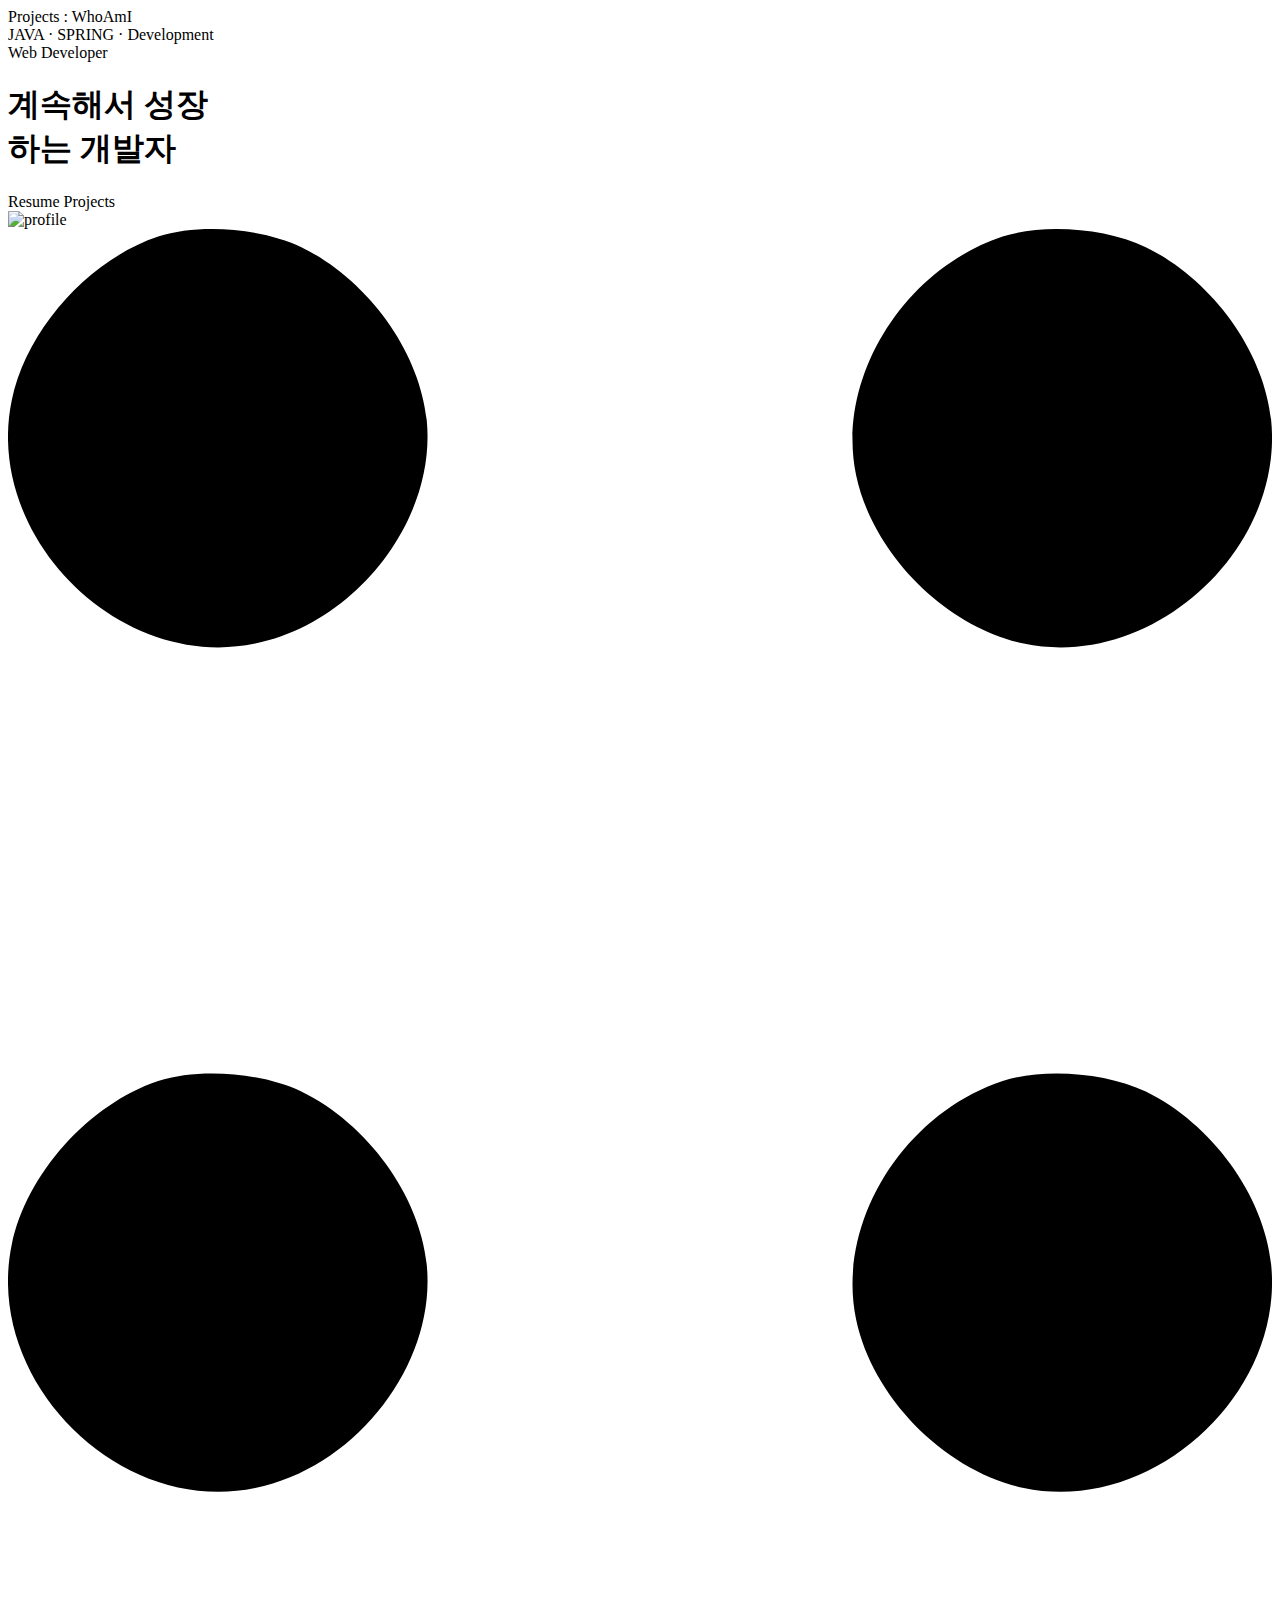
<file: src/main/resources/templates/index.html>
<!DOCTYPE html>
<html lang="ko"
      xmlns:th="http://www.thymeleaf.org"
      xmlns:layout="http://www.ultraq.net.nz/thymeleaf/layout"
      layout:decorate="~{fragments/base}">
<th:block layout:fragment="title">Projects : WhoAmI</th:block>
<head>
    <meta charset="UTF-8">
    <!--    <link rel="stylesheet" th:href="@{/css/}">-->
</head>
<div layout:fragment="content">
    <!-- Header -->
    <header class="py-5">
        <div class="container px-5 pb-5">
            <div class="row gx-5 align-items-center">
                <div class="col-xxl-5">
                    <!-- Header text content -->
                    <div class="text-center text-xxl-start">
                        <div class="badge bg-gradient-primary-to-secondary text-white mb-4">
                            <div class="text-uppercase">JAVA &middot; SPRING &middot; Development</div>
                        </div>

                        <div class="fs-3 fw-light text-muted">Web Developer</div>

                        <h1 class="display-3 fw-bolder mb-5">
                            <span class="text-gradient d-inline">계속해서 성장<br>하는 개발자</span>
                        </h1>

                        <div class="d-grid gap-3 d-sm-flex justify-content-sm-center justify-content-xxl-start mb-3">
                            <a class="btn btn-primary btn-lg px-5 py-3 me-sm-3 fs-6 fw-bolder" th:href="@{/resume}">
                                Resume
                            </a>
                            <a class="btn btn-outline-dark btn-lg px-5 py-3 fs-6 fw-bolder" th:href="@{/projects}">
                                Projects
                            </a>
                        </div>
                    </div>
                </div>

                <div class="col-xxl-7">
                    <!-- Header profile picture -->
                    <div class="d-flex justify-content-center mt-5 mt-xxl-0 index-center">
                        <div class="profile bg-gradient-primary-to-secondary">

                            <!-- 이미지: static/assets/profile.png -->
                            <img class="profile-img" th:src="@{/assets/profile.jpg}" alt="profile" />

                            <div class="dots-1">
                                <!-- SVG Dots -->
                                <svg version="1.1" xmlns="http://www.w3.org/2000/svg" xmlns:xlink="http://www.w3.org/1999/xlink"
                                     x="0px" y="0px" viewBox="0 0 191.6 1215.4"
                                     style="enable-background: new 0 0 191.6 1215.4" xml:space="preserve">
                                    <g transform="translate(0.000000,1280.000000) scale(0.100000,-0.100000)">
                                        <path d="M227.7,12788.6c-105-35-200-141-222-248c-43-206,163-412,369-369c155,32,275,190,260,339c-11,105-90,213-190,262 C383.7,12801.6,289.7,12808.6,227.7,12788.6z"></path>
                                        <path d="M1507.7,12788.6c-151-50-253-216-222-362c25-119,136-230,254-255c194-41,395,142,375,339c-11,105-90,213-190,262 C1663.7,12801.6,1569.7,12808.6,1507.7,12788.6z"></path>
                                        <path d="M227.7,11508.6c-105-35-200-141-222-248c-43-206,163-412,369-369c155,32,275,190,260,339c-11,105-90,213-190,262 C383.7,11521.6,289.7,11528.6,227.7,11508.6z"></path>
                                        <path d="M1507.7,11508.6c-151-50-253-216-222-362c25-119,136-230,254-255c194-41,395,142,375,339c-11,105-90,213-190,262 C1663.7,11521.6,1569.7,11528.6,1507.7,11508.6z"></path>
                                        <!-- (중략: SVG path들은 원본 그대로 유지) -->
                                    </g>
                                </svg>
                                <!-- END of SVG dots -->
                            </div>

                            <div class="dots-2">
                                <!-- SVG Dots (원본 그대로) -->
                                <svg version="1.1" xmlns="http://www.w3.org/2000/svg" xmlns:xlink="http://www.w3.org/1999/xlink"
                                     x="0px" y="0px" viewBox="0 0 191.6 1215.4"
                                     style="enable-background: new 0 0 191.6 1215.4" xml:space="preserve">
                                    <g transform="translate(0.000000,1280.000000) scale(0.100000,-0.100000)">
                                        <!-- 원본 path 그대로 -->
                                    </g>
                                </svg>
                            </div>

                            <div class="dots-3">
                                <svg version="1.1" xmlns="http://www.w3.org/2000/svg" xmlns:xlink="http://www.w3.org/1999/xlink"
                                     x="0px" y="0px" viewBox="0 0 191.6 1215.4"
                                     style="enable-background: new 0 0 191.6 1215.4" xml:space="preserve">
                                    <g transform="translate(0.000000,1280.000000) scale(0.100000,-0.100000)">
                                        <!-- 원본 path 그대로 -->
                                    </g>
                                </svg>
                            </div>

                            <div class="dots-4">
                                <svg version="1.1" xmlns="http://www.w3.org/2000/svg" xmlns:xlink="http://www.w3.org/1999/xlink"
                                     x="0px" y="0px" viewBox="0 0 191.6 1215.4"
                                     style="enable-background: new 0 0 191.6 1215.4" xml:space="preserve">
                                    <g transform="translate(0.000000,1280.000000) scale(0.100000,-0.100000)">
                                        <!-- 원본 path 그대로 -->
                                    </g>
                                </svg>
                            </div>

                        </div>
                    </div>
                </div>

            </div>
        </div>
    </header>

    <!-- About Section -->
    <section class="bg-light py-5">
        <div class="container px-5">
            <div class="row gx-5 justify-content-center">
                <div class="col-xxl-8">
                    <div class="text-center my-5">
                        <h2 class="display-5 fw-bolder">
                            <span class="text-gradient d-inline">About Me</span>
                        </h2>

                        <p class="lead fw-light mb-4">
                            안녕하세요. 계속해서 성장하는 개발자 윤지은 입니다.
                        </p>

                        <p class="text-muted">
                            이 페이지는 Spring Boot + BootStrap 으로 직접 만든 페이지 입니다.
                        </p>

                        <div class="d-flex justify-content-center fs-2 gap-4">
                            <a class="text-gradient" th:href="@{#!}"><i class="bi bi-github"></i></a>
                        </div>

                    </div>
                </div>
            </div>
        </div>
    </section>

</div>
</html>
</file>
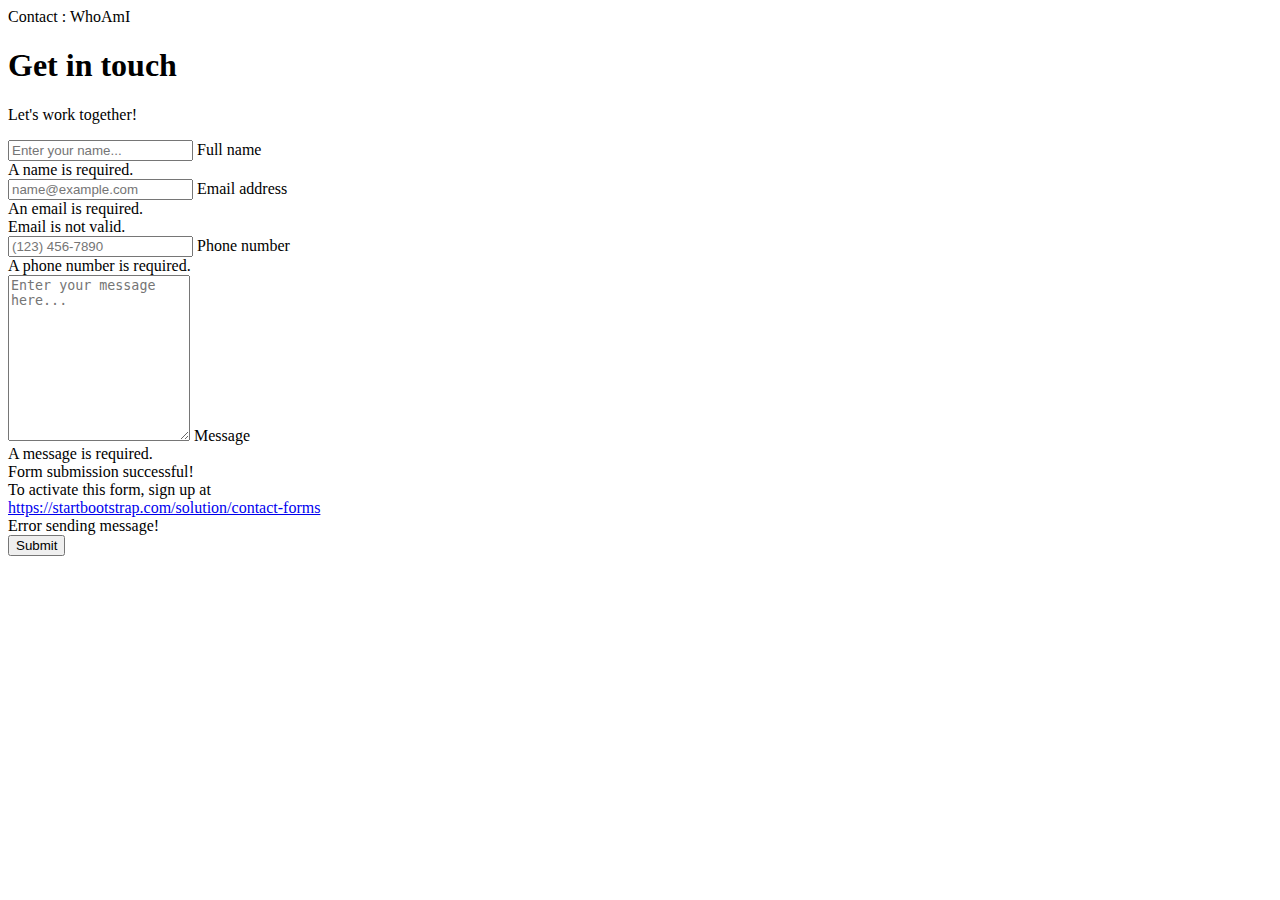
<file: src/main/resources/templates/pages/contact.html>
<!DOCTYPE html>
<html lang="ko"
      xmlns:th="http://www.thymeleaf.org"
      xmlns:layout="http://www.ultraq.net.nz/thymeleaf/layout"
      layout:decorate="~{fragments/base}">
<th:block layout:fragment="title">Contact : WhoAmI</th:block>
<head>
    <meta charset="UTF-8">
    <!--    <link rel="stylesheet" th:href="@{/css/}">-->
</head>
<div layout:fragment="content">
            <!-- Page content-->
            <section class="py-5">
                <div class="container px-5">
                    <!-- Contact form-->
                    <div class="bg-light rounded-4 py-5 px-4 px-md-5">
                        <div class="text-center mb-5">
                            <div class="feature bg-primary bg-gradient-primary-to-secondary text-white rounded-3 mb-3"><i class="bi bi-envelope"></i></div>
                            <h1 class="fw-bolder">Get in touch</h1>
                            <p class="lead fw-normal text-muted mb-0">Let's work together!</p>
                        </div>
                        <div class="row gx-5 justify-content-center">
                            <div class="col-lg-8 col-xl-6">
                                <!-- * * * * * * * * * * * * * * *-->
                                <!-- * * SB Forms Contact Form * *-->
                                <!-- * * * * * * * * * * * * * * *-->
                                <!-- This form is pre-integrated with SB Forms.-->
                                <!-- To make this form functional, sign up at-->
                                <!-- https://startbootstrap.com/solution/contact-forms-->
                                <!-- to get an API token!-->
                                <form id="contactForm" data-sb-form-api-token="API_TOKEN">
                                    <!-- Name input-->
                                    <div class="form-floating mb-3">
                                        <input class="form-control" id="name" type="text" placeholder="Enter your name..." data-sb-validations="required" />
                                        <label for="name">Full name</label>
                                        <div class="invalid-feedback" data-sb-feedback="name:required">A name is required.</div>
                                    </div>
                                    <!-- Email address input-->
                                    <div class="form-floating mb-3">
                                        <input class="form-control" id="email" type="email" placeholder="name@example.com" data-sb-validations="required,email" />
                                        <label for="email">Email address</label>
                                        <div class="invalid-feedback" data-sb-feedback="email:required">An email is required.</div>
                                        <div class="invalid-feedback" data-sb-feedback="email:email">Email is not valid.</div>
                                    </div>
                                    <!-- Phone number input-->
                                    <div class="form-floating mb-3">
                                        <input class="form-control" id="phone" type="tel" placeholder="(123) 456-7890" data-sb-validations="required" />
                                        <label for="phone">Phone number</label>
                                        <div class="invalid-feedback" data-sb-feedback="phone:required">A phone number is required.</div>
                                    </div>
                                    <!-- Message input-->
                                    <div class="form-floating mb-3">
                                        <textarea class="form-control" id="message" type="text" placeholder="Enter your message here..." style="height: 10rem" data-sb-validations="required"></textarea>
                                        <label for="message">Message</label>
                                        <div class="invalid-feedback" data-sb-feedback="message:required">A message is required.</div>
                                    </div>
                                    <!-- Submit success message-->
                                    <!---->
                                    <!-- This is what your users will see when the form-->
                                    <!-- has successfully submitted-->
                                    <div class="d-none" id="submitSuccessMessage">
                                        <div class="text-center mb-3">
                                            <div class="fw-bolder">Form submission successful!</div>
                                            To activate this form, sign up at
                                            <br />
                                            <a href="https://startbootstrap.com/solution/contact-forms">https://startbootstrap.com/solution/contact-forms</a>
                                        </div>
                                    </div>
                                    <!-- Submit error message-->
                                    <!---->
                                    <!-- This is what your users will see when there is-->
                                    <!-- an error submitting the form-->
                                    <div class="d-none" id="submitErrorMessage"><div class="text-center text-danger mb-3">Error sending message!</div></div>
                                    <!-- Submit Button-->
                                    <div class="d-grid"><button class="btn btn-primary btn-lg disabled" id="submitButton" type="submit">Submit</button></div>
                                </form>
                            </div>
                        </div>
                    </div>
                </div>
            </section>

</div>
</html>
</file>
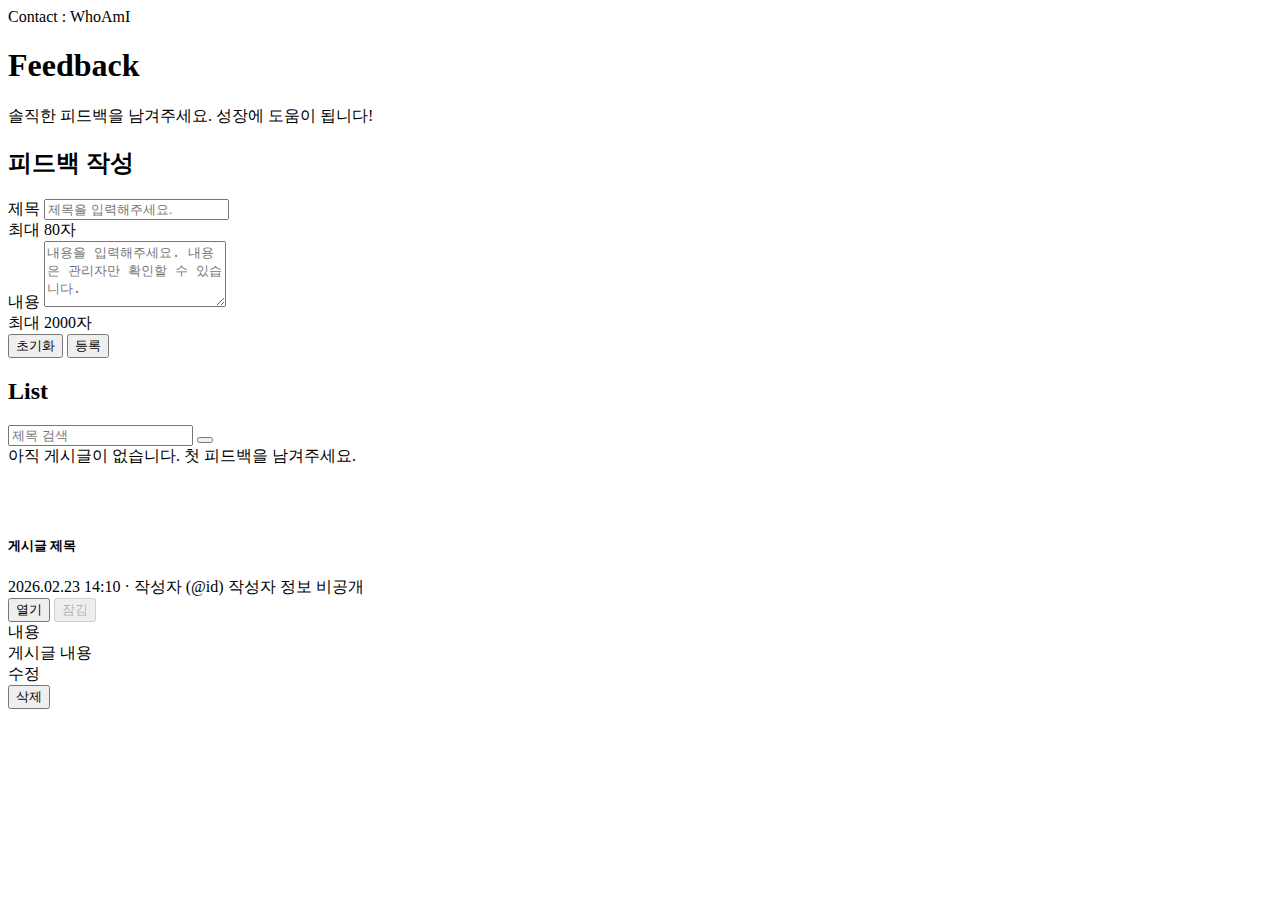
<file: src/main/resources/templates/pages/feedback.html>
<!DOCTYPE html>
<html lang="ko"
      xmlns:th="http://www.thymeleaf.org"
      xmlns:layout="http://www.ultraq.net.nz/thymeleaf/layout"
      layout:decorate="~{fragments/base}">
<th:block layout:fragment="title">Contact : WhoAmI</th:block>
<head>
  <meta charset="UTF-8">
  <!--    <link rel="stylesheet" th:href="@{/css/}">-->
</head>
<div layout:fragment="content">
  <!-- Page content-->
    <div class="container px-5 my-5">

        <!-- Page Title -->
        <div class="text-center mb-5">
            <h1 class="display-5 fw-bolder mb-0">
                <span class="text-gradient d-inline">Feedback</span>
            </h1>
            <div class="text-muted mt-2">솔직한 피드백을 남겨주세요. 성장에 도움이 됩니다!</div>
        </div>

        <div class="row gx-5 justify-content-center">
            <div class="col-lg-11 col-xl-9 col-xxl-8">

                <!-- Write Box -->
                <section class="mb-5">
                    <div class="card shadow border-0 rounded-4">
                        <div class="card-body p-4 p-md-5">
                            <div class="d-flex align-items-center justify-content-between mb-3">
                                <h2 class="text-primary fw-bolder mb-0">피드백 작성</h2>
                            </div>
                            <!-- 비동기 fetch 방식으로 할까? -->
                            <form th:action="@{/feedback}" method="post">
                                <!-- Title -->
                                <div class="mb-3">
                                    <label class="form-label fw-semibold" for="title">제목</label>
                                    <input class="form-control form-control-lg rounded-4"
                                           id="title"
                                           name="title"
                                           maxlength="80"
                                           placeholder="제목을 입력해주세요."
                                           required>
                                    <div class="form-text">최대 80자</div>
                                </div>

                                <!-- Content -->
                                <div class="mb-3">
                                    <label class="form-label fw-semibold" for="content">내용</label>
                                    <textarea class="form-control rounded-4"
                                              id="content"
                                              name="content"
                                              rows="4"
                                              maxlength="2000"
                                              placeholder="내용을 입력해주세요. 내용은 관리자만 확인할 수 있습니다."
                                              required></textarea>
                                    <div class="form-text">최대 2000자</div>
                                </div>

                                <div class="d-flex gap-2 justify-content-end">
                                    <button class="btn btn-outline-secondary rounded-4 px-4" type="reset">초기화</button>
                                    <button class="btn btn-primary rounded-4 px-4" type="submit">
                                        <i class="bi bi-send me-2"></i>등록
                                    </button>
                                </div>
                            </form>
                        </div>
                    </div>
                </section>

                <!-- Feed List -->
                <section>
                    <div class="d-flex align-items-center justify-content-between mb-3">
                        <h2 class="text-secondary fw-bolder mb-0">List</h2>

                        <!-- 검색/필터 (선택) -->
                        <form class="d-flex gap-2" th:action="@{/board}" method="get">
                            <input class="form-control rounded-4" type="search" name="q" placeholder="제목 검색" th:value="${param.q}">
                            <button class="btn btn-outline-primary rounded-4" type="submit">
                                <i class="bi bi-search"></i>
                            </button>
                        </form>
                    </div>

                    <!-- 목록이 비어있을 때 -->
                    <div class="card shadow border-0 rounded-4 mb-4" th:if="${#lists.isEmpty(posts)}">
                        <div class="card-body p-5 text-center">
                            <div class="text-muted">아직 게시글이 없습니다. 첫 피드백을 남겨주세요.</div>
                        </div>
                    </div>

                    <!-- Post Item 반복 -->
                    <div class="card shadow border-0 rounded-4 mb-4"
                         th:each="post, stat : ${posts}">
                        <div class="card-body p-4 p-md-5">

                            <!-- header (avatar + title + meta) -->
                            <div class="d-flex gap-3">

                                <!-- Avatar -->
                                <div class="flex-shrink-0">
                                    <div class="rounded-circle bg-light border d-flex align-items-center justify-content-center"
                                         style="width:48px;height:48px;">
                                        <i class="bi bi-chat-left-text text-muted"></i>
                                    </div>
                                </div>

                                <div class="flex-grow-1">

                                    <!-- Title row -->
                                    <div class="d-flex align-items-start justify-content-between gap-3">
                                        <div>
                                            <!-- 제목: 항상 보임 -->
                                            <h5 class="fw-bolder mb-1"
                                                th:text="${post.title}">
                                                게시글 제목
                                            </h5>

                                            <!-- 메타: 작성일은 기본 노출, 작성자는 관리자만 -->
                                            <div class="small text-muted">
                                                <i class="bi bi-clock me-1"></i>
                                                <span th:text="${#temporals.format(post.createdAt, 'yyyy.MM.dd HH:mm')}">
                        2026.02.23 14:10
                      </span>

                                                <span class="mx-2">·</span>

                                                <span th:if="${isAdmin}">
                        <i class="bi bi-person-circle me-1"></i>
                        <span th:text="${post.authorName}">작성자</span>
                        <span class="text-muted" th:text="'(' + ${post.authorId} + ')'">(@id)</span>
                      </span>

                                                <span th:unless="${isAdmin}">
                        <i class="bi bi-shield-lock me-1"></i>
                        <span>작성자 정보 비공개</span>
                      </span>
                                            </div>
                                        </div>

                                        <!-- 펼치기 버튼: 관리자만 활성 -->
                                        <div class="text-end">
                                            <!-- 관리자 -->
                                            <button class="btn btn-outline-primary rounded-4 px-3"
                                                    type="button"
                                                    th:if="${isAdmin}"
                                                    data-bs-toggle="collapse"
                                                    th:attr="data-bs-target='#postBody__' + ${post.id},
                                     aria-controls='postBody__' + ${post.id}">
                                                <i class="bi bi-chevron-down me-1"></i>열기
                                            </button>

                                            <!-- 일반: 제목만 보이고 열기는 불가 -->
                                            <button class="btn btn-outline-secondary rounded-4 px-3"
                                                    type="button"
                                                    th:unless="${isAdmin}"
                                                    disabled
                                                    title="관리자만 내용을 열람할 수 있습니다">
                                                <i class="bi bi-lock me-1"></i>잠김
                                            </button>
                                        </div>
                                    </div>

                                    <!-- body (collapse) : 관리자만 열어볼 수 있도록 collapse 자체를 isAdmin일 때만 렌더링해도 됨 -->
                                    <div class="collapse mt-3"
                                         th:if="${isAdmin}"
                                         th:id="'postBody__' + ${post.id}">
                                        <div class="bg-light rounded-4 p-4 border">
                                            <div class="mb-2 fw-semibold text-primary">
                                                <i class="bi bi-file-text me-1"></i>내용
                                            </div>

                                            <!-- 줄바꿈 유지 출력 -->
                                            <div class="text-body"
                                                 th:utext="${#strings.replace(#strings.escapeXml(post.content), '\n', '<br/>')}">
                                                게시글 내용
                                            </div>

                                            <!-- actions (선택) -->
                                            <div class="d-flex justify-content-end gap-2 mt-4">
                                                <a class="btn btn-outline-secondary rounded-4 px-3"
                                                   th:href="@{/board/{id}/edit(id=${post.id})}">
                                                    <i class="bi bi-pencil me-1"></i>수정
                                                </a>
                                                <form th:action="@{/board/{id}/delete(id=${post.id})}" method="post">
                                                    <button class="btn btn-outline-danger rounded-4 px-3" type="submit">
                                                        <i class="bi bi-trash me-1"></i>삭제
                                                    </button>
                                                </form>
                                            </div>
                                        </div>
                                    </div>

                                </div>
                            </div>

                        </div>
                    </div>

                </section>

                <div class="pb-4"></div>
            </div>
        </div>
    </div>


</div>
</html>
</file>
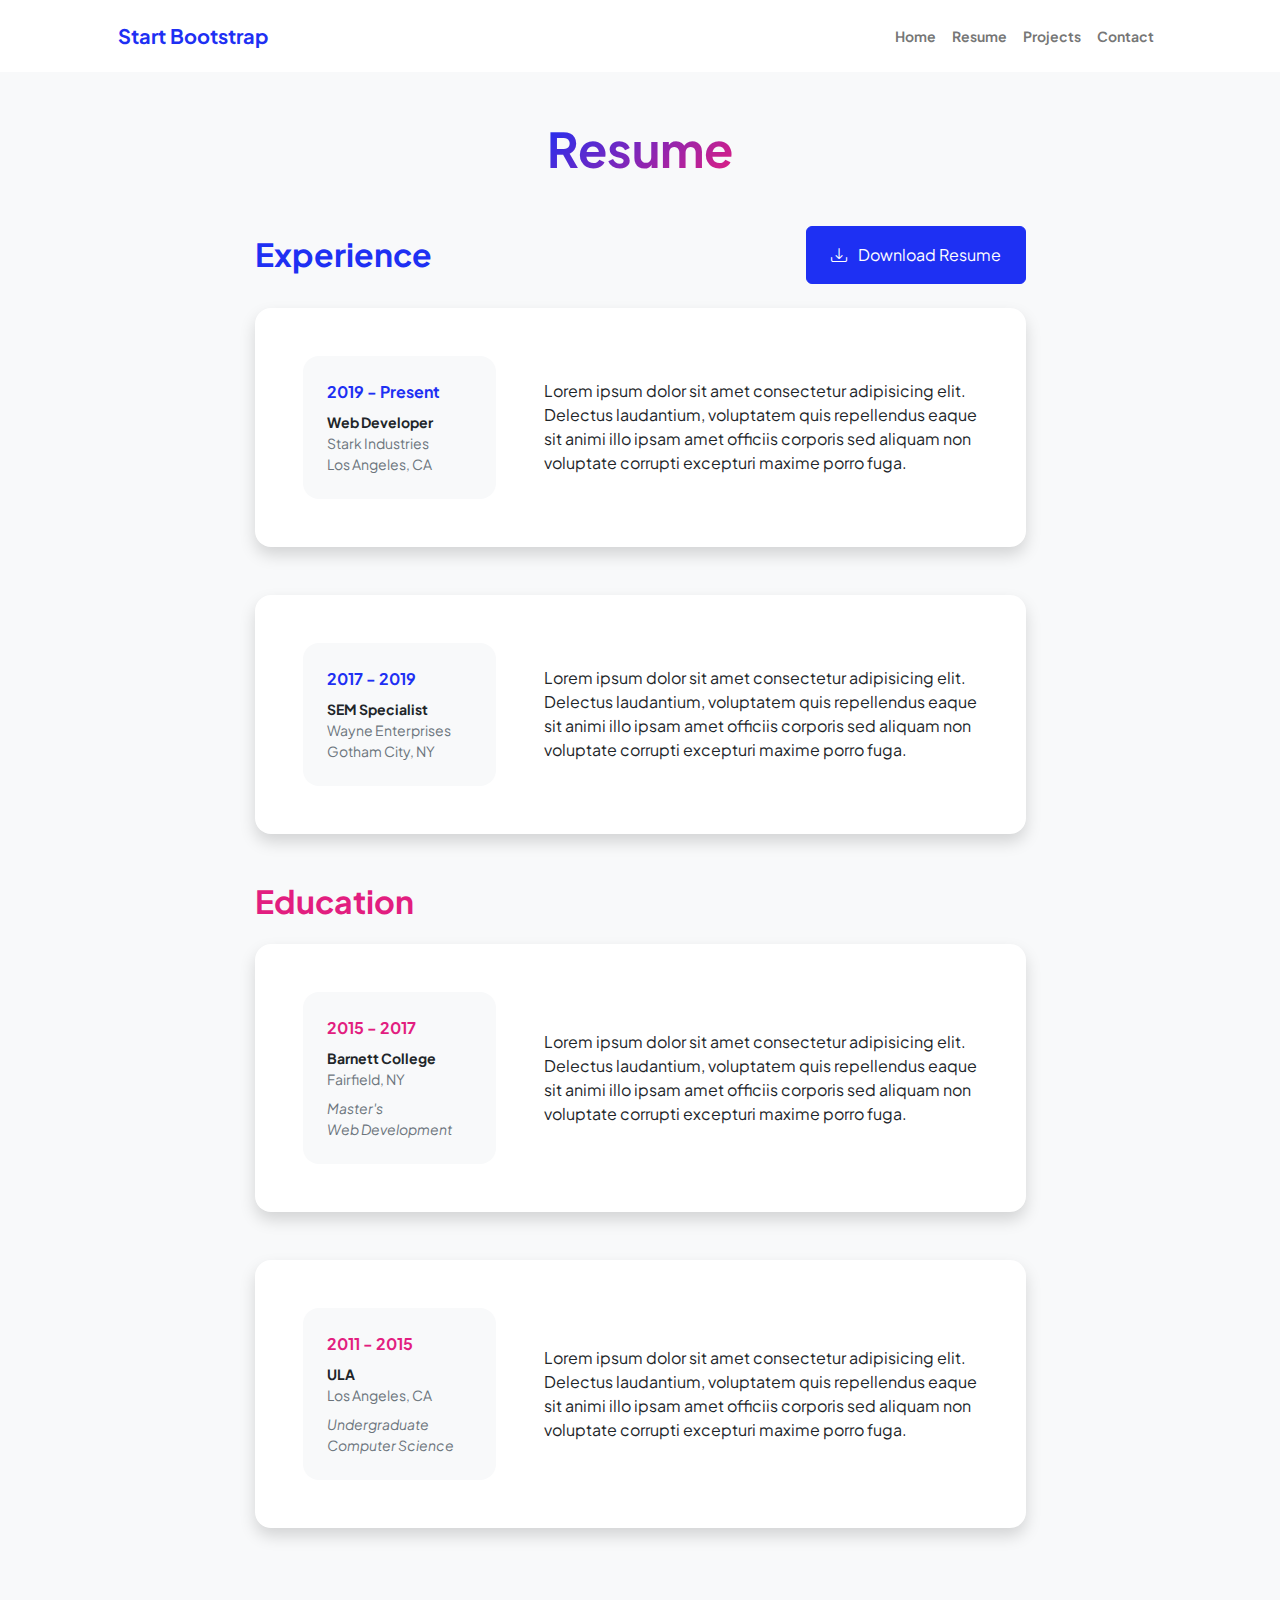
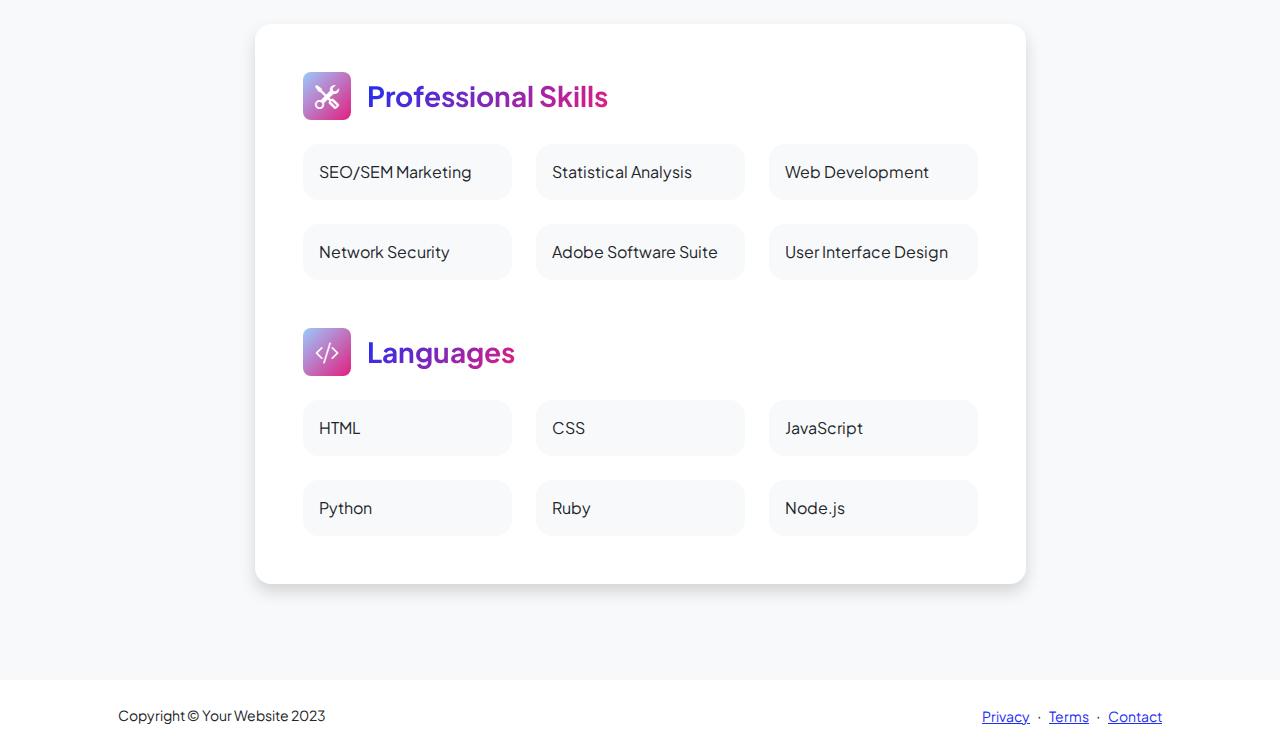
<file: src/main/resources/templates/pages/resume.html>
<!DOCTYPE html>
<html lang="en">
    <head>
        <meta charset="utf-8" />
        <meta name="viewport" content="width=device-width, initial-scale=1, shrink-to-fit=no" />
        <meta name="description" content="" />
        <meta name="author" content="" />
        <title>Personal - Start Bootstrap Template</title>
        <!-- Favicon-->
        <link rel="icon" type="image/x-icon" href="../../static/assets/favicon.ico" />
        <!-- Custom Google font-->
        <link rel="preconnect" href="https://fonts.googleapis.com" />
        <link rel="preconnect" href="https://fonts.gstatic.com" crossorigin />
        <link href="https://fonts.googleapis.com/css2?family=Plus+Jakarta+Sans:wght@100;200;300;400;500;600;700;800;900&amp;display=swap" rel="stylesheet" />
        <!-- Bootstrap icons-->
        <link href="https://cdn.jsdelivr.net/npm/bootstrap-icons@1.8.1/font/bootstrap-icons.css" rel="stylesheet" />
        <!-- Core theme CSS (includes Bootstrap)-->
        <link href="../../static/css/styles.css" rel="stylesheet" />
    </head>
    <body class="d-flex flex-column h-100 bg-light">
        <main class="flex-shrink-0">
            <!-- Navigation-->
            <nav class="navbar navbar-expand-lg navbar-light bg-white py-3">
                <div class="container px-5">
                    <a class="navbar-brand" href="../index.html"><span class="fw-bolder text-primary">Start Bootstrap</span></a>
                    <button class="navbar-toggler" type="button" data-bs-toggle="collapse" data-bs-target="#navbarSupportedContent" aria-controls="navbarSupportedContent" aria-expanded="false" aria-label="Toggle navigation"><span class="navbar-toggler-icon"></span></button>
                    <div class="collapse navbar-collapse" id="navbarSupportedContent">
                        <ul class="navbar-nav ms-auto mb-2 mb-lg-0 small fw-bolder">
                            <li class="nav-item"><a class="nav-link" href="../index.html">Home</a></li>
                            <li class="nav-item"><a class="nav-link" href="resume.html">Resume</a></li>
                            <li class="nav-item"><a class="nav-link" href="projects.html">Projects</a></li>
                            <li class="nav-item"><a class="nav-link" href="contact.html">Contact</a></li>
                        </ul>
                    </div>
                </div>
            </nav>
            <!-- Page Content-->
            <div class="container px-5 my-5">
                <div class="text-center mb-5">
                    <h1 class="display-5 fw-bolder mb-0"><span class="text-gradient d-inline">Resume</span></h1>
                </div>
                <div class="row gx-5 justify-content-center">
                    <div class="col-lg-11 col-xl-9 col-xxl-8">
                        <!-- Experience Section-->
                        <section>
                            <div class="d-flex align-items-center justify-content-between mb-4">
                                <h2 class="text-primary fw-bolder mb-0">Experience</h2>
                                <!-- Download resume button-->
                                <!-- Note: Set the link href target to a PDF file within your project-->
                                <a class="btn btn-primary px-4 py-3" href="#!">
                                    <div class="d-inline-block bi bi-download me-2"></div>
                                    Download Resume
                                </a>
                            </div>
                            <!-- Experience Card 1-->
                            <div class="card shadow border-0 rounded-4 mb-5">
                                <div class="card-body p-5">
                                    <div class="row align-items-center gx-5">
                                        <div class="col text-center text-lg-start mb-4 mb-lg-0">
                                            <div class="bg-light p-4 rounded-4">
                                                <div class="text-primary fw-bolder mb-2">2019 - Present</div>
                                                <div class="small fw-bolder">Web Developer</div>
                                                <div class="small text-muted">Stark Industries</div>
                                                <div class="small text-muted">Los Angeles, CA</div>
                                            </div>
                                        </div>
                                        <div class="col-lg-8"><div>Lorem ipsum dolor sit amet consectetur adipisicing elit. Delectus laudantium, voluptatem quis repellendus eaque sit animi illo ipsam amet officiis corporis sed aliquam non voluptate corrupti excepturi maxime porro fuga.</div></div>
                                    </div>
                                </div>
                            </div>
                            <!-- Experience Card 2-->
                            <div class="card shadow border-0 rounded-4 mb-5">
                                <div class="card-body p-5">
                                    <div class="row align-items-center gx-5">
                                        <div class="col text-center text-lg-start mb-4 mb-lg-0">
                                            <div class="bg-light p-4 rounded-4">
                                                <div class="text-primary fw-bolder mb-2">2017 - 2019</div>
                                                <div class="small fw-bolder">SEM Specialist</div>
                                                <div class="small text-muted">Wayne Enterprises</div>
                                                <div class="small text-muted">Gotham City, NY</div>
                                            </div>
                                        </div>
                                        <div class="col-lg-8"><div>Lorem ipsum dolor sit amet consectetur adipisicing elit. Delectus laudantium, voluptatem quis repellendus eaque sit animi illo ipsam amet officiis corporis sed aliquam non voluptate corrupti excepturi maxime porro fuga.</div></div>
                                    </div>
                                </div>
                            </div>
                        </section>
                        <!-- Education Section-->
                        <section>
                            <h2 class="text-secondary fw-bolder mb-4">Education</h2>
                            <!-- Education Card 1-->
                            <div class="card shadow border-0 rounded-4 mb-5">
                                <div class="card-body p-5">
                                    <div class="row align-items-center gx-5">
                                        <div class="col text-center text-lg-start mb-4 mb-lg-0">
                                            <div class="bg-light p-4 rounded-4">
                                                <div class="text-secondary fw-bolder mb-2">2015 - 2017</div>
                                                <div class="mb-2">
                                                    <div class="small fw-bolder">Barnett College</div>
                                                    <div class="small text-muted">Fairfield, NY</div>
                                                </div>
                                                <div class="fst-italic">
                                                    <div class="small text-muted">Master's</div>
                                                    <div class="small text-muted">Web Development</div>
                                                </div>
                                            </div>
                                        </div>
                                        <div class="col-lg-8"><div>Lorem ipsum dolor sit amet consectetur adipisicing elit. Delectus laudantium, voluptatem quis repellendus eaque sit animi illo ipsam amet officiis corporis sed aliquam non voluptate corrupti excepturi maxime porro fuga.</div></div>
                                    </div>
                                </div>
                            </div>
                            <!-- Education Card 2-->
                            <div class="card shadow border-0 rounded-4 mb-5">
                                <div class="card-body p-5">
                                    <div class="row align-items-center gx-5">
                                        <div class="col text-center text-lg-start mb-4 mb-lg-0">
                                            <div class="bg-light p-4 rounded-4">
                                                <div class="text-secondary fw-bolder mb-2">2011 - 2015</div>
                                                <div class="mb-2">
                                                    <div class="small fw-bolder">ULA</div>
                                                    <div class="small text-muted">Los Angeles, CA</div>
                                                </div>
                                                <div class="fst-italic">
                                                    <div class="small text-muted">Undergraduate</div>
                                                    <div class="small text-muted">Computer Science</div>
                                                </div>
                                            </div>
                                        </div>
                                        <div class="col-lg-8"><div>Lorem ipsum dolor sit amet consectetur adipisicing elit. Delectus laudantium, voluptatem quis repellendus eaque sit animi illo ipsam amet officiis corporis sed aliquam non voluptate corrupti excepturi maxime porro fuga.</div></div>
                                    </div>
                                </div>
                            </div>
                        </section>
                        <!-- Divider-->
                        <div class="pb-5"></div>
                        <!-- Skills Section-->
                        <section>
                            <!-- Skillset Card-->
                            <div class="card shadow border-0 rounded-4 mb-5">
                                <div class="card-body p-5">
                                    <!-- Professional skills list-->
                                    <div class="mb-5">
                                        <div class="d-flex align-items-center mb-4">
                                            <div class="feature bg-primary bg-gradient-primary-to-secondary text-white rounded-3 me-3"><i class="bi bi-tools"></i></div>
                                            <h3 class="fw-bolder mb-0"><span class="text-gradient d-inline">Professional Skills</span></h3>
                                        </div>
                                        <div class="row row-cols-1 row-cols-md-3 mb-4">
                                            <div class="col mb-4 mb-md-0"><div class="d-flex align-items-center bg-light rounded-4 p-3 h-100">SEO/SEM Marketing</div></div>
                                            <div class="col mb-4 mb-md-0"><div class="d-flex align-items-center bg-light rounded-4 p-3 h-100">Statistical Analysis</div></div>
                                            <div class="col"><div class="d-flex align-items-center bg-light rounded-4 p-3 h-100">Web Development</div></div>
                                        </div>
                                        <div class="row row-cols-1 row-cols-md-3">
                                            <div class="col mb-4 mb-md-0"><div class="d-flex align-items-center bg-light rounded-4 p-3 h-100">Network Security</div></div>
                                            <div class="col mb-4 mb-md-0"><div class="d-flex align-items-center bg-light rounded-4 p-3 h-100">Adobe Software Suite</div></div>
                                            <div class="col"><div class="d-flex align-items-center bg-light rounded-4 p-3 h-100">User Interface Design</div></div>
                                        </div>
                                    </div>
                                    <!-- Languages list-->
                                    <div class="mb-0">
                                        <div class="d-flex align-items-center mb-4">
                                            <div class="feature bg-primary bg-gradient-primary-to-secondary text-white rounded-3 me-3"><i class="bi bi-code-slash"></i></div>
                                            <h3 class="fw-bolder mb-0"><span class="text-gradient d-inline">Languages</span></h3>
                                        </div>
                                        <div class="row row-cols-1 row-cols-md-3 mb-4">
                                            <div class="col mb-4 mb-md-0"><div class="d-flex align-items-center bg-light rounded-4 p-3 h-100">HTML</div></div>
                                            <div class="col mb-4 mb-md-0"><div class="d-flex align-items-center bg-light rounded-4 p-3 h-100">CSS</div></div>
                                            <div class="col"><div class="d-flex align-items-center bg-light rounded-4 p-3 h-100">JavaScript</div></div>
                                        </div>
                                        <div class="row row-cols-1 row-cols-md-3">
                                            <div class="col mb-4 mb-md-0"><div class="d-flex align-items-center bg-light rounded-4 p-3 h-100">Python</div></div>
                                            <div class="col mb-4 mb-md-0"><div class="d-flex align-items-center bg-light rounded-4 p-3 h-100">Ruby</div></div>
                                            <div class="col"><div class="d-flex align-items-center bg-light rounded-4 p-3 h-100">Node.js</div></div>
                                        </div>
                                    </div>
                                </div>
                            </div>
                        </section>
                    </div>
                </div>
            </div>
        </main>
        <!-- Footer-->
        <footer class="bg-white py-4 mt-auto">
            <div class="container px-5">
                <div class="row align-items-center justify-content-between flex-column flex-sm-row">
                    <div class="col-auto"><div class="small m-0">Copyright &copy; Your Website 2023</div></div>
                    <div class="col-auto">
                        <a class="small" href="#!">Privacy</a>
                        <span class="mx-1">&middot;</span>
                        <a class="small" href="#!">Terms</a>
                        <span class="mx-1">&middot;</span>
                        <a class="small" href="#!">Contact</a>
                    </div>
                </div>
            </div>
        </footer>
        <!-- Bootstrap core JS-->
        <script src="https://cdn.jsdelivr.net/npm/bootstrap@5.2.3/dist/js/bootstrap.bundle.min.js"></script>
        <!-- Core theme JS-->
        <script src="../../static/js/scripts.js"></script>
    </body>
</html>
</file>
